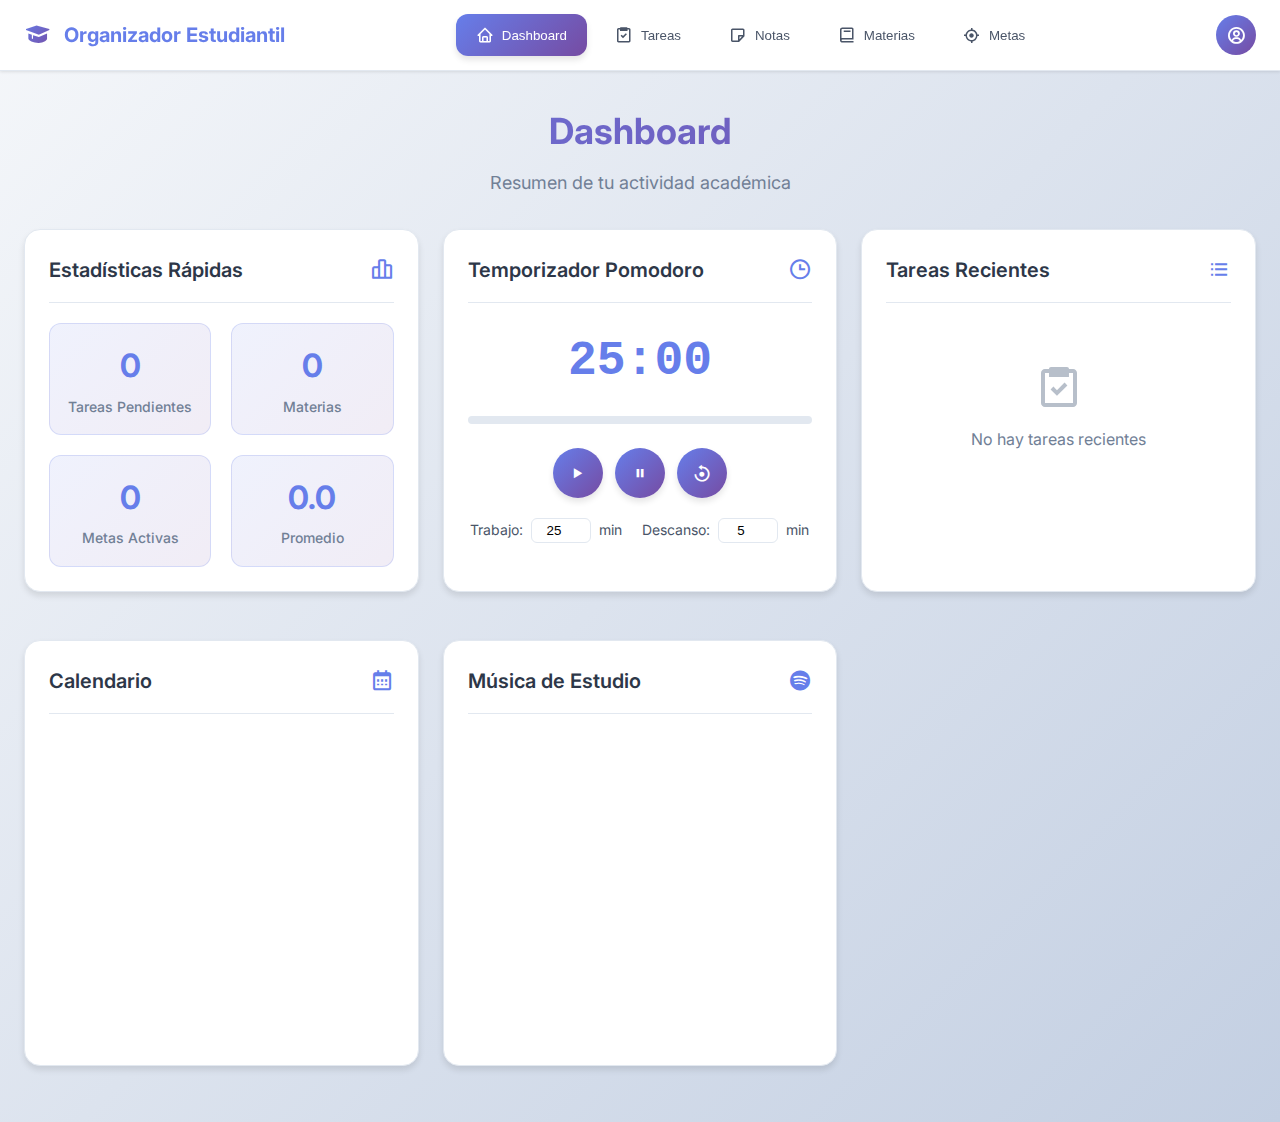
<file: index.html>
<!DOCTYPE html>
<html lang="es">
<head>
    <meta charset="UTF-8">
    <meta name="viewport" content="width=device-width, initial-scale=1.0">
    <title>Organizador Estudiantil</title>
    <link rel="stylesheet" href="styles.css">
    <link href='https://unpkg.com/boxicons@2.1.4/css/boxicons.min.css' rel='stylesheet'>
    <link href="https://fonts.googleapis.com/css2?family=Inter:wght@300;400;500;600;700&display=swap" rel="stylesheet">
</head>
<body>
    <!-- Navigation Header -->
    <header class="main-header">
        <div class="header-content">
            <div class="logo">
                <i class='bx bxs-graduation'></i>
                <span>Organizador Estudiantil</span>
            </div>
            <nav class="main-nav">
                <button class="nav-btn active" data-section="dashboard">
                    <i class='bx bx-home'></i>
                    <span>Dashboard</span>
                </button>
                <button class="nav-btn" data-section="tasks">
                    <i class='bx bx-task'></i>
                    <span>Tareas</span>
                </button>
                <button class="nav-btn" data-section="notes">
                    <i class='bx bx-note'></i>
                    <span>Notas</span>
                </button>
                <button class="nav-btn" data-section="subjects">
                    <i class='bx bx-book'></i>
                    <span>Materias</span>
                </button>
                <button class="nav-btn" data-section="goals">
                    <i class='bx bx-target-lock'></i>
                    <span>Metas</span>
                </button>
            </nav>
            <div class="user-menu">
                <button class="user-btn">
                    <i class='bx bx-user-circle'></i>
                </button>
            </div>
        </div>
    </header>

    <!-- Main Content -->
    <main class="main-content">
        <!-- Dashboard Section -->
        <section id="dashboard" class="content-section active">
            <div class="section-header">
                <h1>Dashboard</h1>
                <p>Resumen de tu actividad académica</p>
            </div>

            <div class="dashboard-grid">
                <!-- Quick Stats -->
                <div class="card stats-card">
                    <div class="card-header">
                        <h3>Estadísticas Rápidas</h3>
                        <i class='bx bx-bar-chart-alt-2'></i>
                    </div>
                    <div class="stats-grid">
                        <div class="stat-item">
                            <div class="stat-number" id="pendingTasks">0</div>
                            <div class="stat-label">Tareas Pendientes</div>
                        </div>
                        <div class="stat-item">
                            <div class="stat-number" id="totalSubjects">0</div>
                            <div class="stat-label">Materias</div>
                        </div>
                        <div class="stat-item">
                            <div class="stat-number" id="activeGoals">0</div>
                            <div class="stat-label">Metas Activas</div>
                        </div>
                        <div class="stat-item">
                            <div class="stat-number" id="averageGrade">0.0</div>
                            <div class="stat-label">Promedio</div>
                        </div>
                    </div>
                </div>

                <!-- Pomodoro Timer -->
                <div class="card pomodoro-card">
                    <div class="card-header">
                        <h3>Temporizador Pomodoro</h3>
                        <i class='bx bx-time'></i>
                    </div>
                    <div class="pomodoro-content">
                        <div class="timer-display" id="timerDisplay">25:00</div>
                        <div class="timer-progress">
                            <div class="progress-bar" id="progressBar"></div>
                        </div>
                        <div class="timer-controls">
                            <button class="timer-btn" id="startBtn" onclick="startPomodoro()">
                                <i class='bx bx-play'></i>
                            </button>
                            <button class="timer-btn" id="pauseBtn" onclick="pausePomodoro()">
                                <i class='bx bx-pause'></i>
                            </button>
                            <button class="timer-btn" onclick="resetPomodoro()">
                                <i class='bx bx-reset'></i>
                            </button>
                        </div>
                        <div class="timer-settings">
                            <label>
                                Trabajo: <input type="number" id="workTime" value="25" min="1" max="60"> min
                            </label>
                            <label>
                                Descanso: <input type="number" id="breakTime" value="5" min="1" max="30"> min
                            </label>
                        </div>
                    </div>
                </div>

                <!-- Recent Tasks -->
                <div class="card recent-tasks-card">
                    <div class="card-header">
                        <h3>Tareas Recientes</h3>
                        <i class='bx bx-list-ul'></i>
                    </div>
                    <div class="recent-tasks-list" id="recentTasksList">
                        <div class="empty-state">
                            <i class='bx bx-task'></i>
                            <p>No hay tareas recientes</p>
                        </div>
                    </div>
                </div>

                <!-- Calendar -->
                <div class="card calendar-card">
                    <div class="card-header">
                        <h3>Calendario</h3>
                        <i class='bx bx-calendar'></i>
                    </div>
                    <div class="calendar-content">
                        <iframe 
                            src="https://calendar.google.com/calendar/embed?src=es-419%23week%40group.v.calendar.google.com&ctz=America%2FMexico_City"
                            frameborder="0" 
                            scrolling="no">
                        </iframe>
                    </div>
                </div>

                <!-- Spotify Player -->
                <div class="card spotify-card">
                    <div class="card-header">
                        <h3>Música de Estudio</h3>
                        <i class='bx bxl-spotify'></i>
                    </div>
                    <div class="spotify-content">
                        <iframe 
                            src="https://open.spotify.com/embed/playlist/37i9dQZF1DXcBWIGoYBM5M"
                            frameborder="0" 
                            allow="encrypted-media">
                        </iframe>
                    </div>
                </div>
            </div>
        </section>

        <!-- Tasks Section -->
        <section id="tasks" class="content-section">
            <div class="section-header">
                <h1>Gestión de Tareas</h1>
                <p>Organiza y controla tus tareas académicas</p>
            </div>

            <div class="card">
                <div class="card-header">
                    <h3>Agregar Nueva Tarea</h3>
                    <i class='bx bx-plus'></i>
                </div>
                <div class="form-grid">
                    <div class="input-group">
                        <label>Nombre de la tarea</label>
                        <input type="text" id="taskName" placeholder="Ej: Estudiar para examen de matemáticas">
                    </div>
                    <div class="input-group">
                        <label>Subtareas</label>
                        <input type="text" id="subTasks" placeholder="Separadas por comas">
                    </div>
                    <div class="input-group">
                        <label>Horas estimadas</label>
                        <input type="number" id="taskHours" placeholder="0" min="0" step="0.5">
                    </div>
                    <div class="input-group">
                        <label>Recordatorio</label>
                        <input type="datetime-local" id="taskReminder">
                    </div>
                </div>
                <button class="btn btn-primary" onclick="addTask()">
                    <i class='bx bx-plus'></i>
                    Agregar Tarea
                </button>
            </div>

            <div class="tasks-grid" id="tasksList">
                <!-- Tasks will be dynamically added here -->
            </div>
        </section>

        <!-- Notes Section -->
        <section id="notes" class="content-section">
            <div class="section-header">
                <h1>Notas Rápidas</h1>
                <p>Guarda tus ideas y apuntes importantes</p>
            </div>

            <div class="card">
                <div class="card-header">
                    <h3>Agregar Nueva Nota</h3>
                    <i class='bx bx-note'></i>
                </div>
                <div class="form-grid">
                    <div class="input-group full-width">
                        <label>Contenido de la nota</label>
                        <textarea id="noteInput" placeholder="Escribe tu nota aquí..." rows="4"></textarea>
                    </div>
                    <div class="input-group">
                        <label>Materia</label>
                        <select id="notaMateria">
                            <option value="">Selecciona una materia</option>
                        </select>
                    </div>
                </div>
                <button class="btn btn-primary" onclick="agregarNota()">
                    <i class='bx bx-plus'></i>
                    Agregar Nota
                </button>
            </div>

            <div class="notes-grid" id="notesList">
                <!-- Notes will be dynamically added here -->
            </div>
        </section>

        <!-- Subjects Section -->
        <section id="subjects" class="content-section">
            <div class="section-header">
                <h1>Gestión de Materias</h1>
                <p>Administra tus materias y profesores</p>
            </div>

            <div class="card">
                <div class="card-header">
                    <h3>Agregar Nueva Materia</h3>
                    <i class='bx bx-book'></i>
                </div>
                <div class="form-grid">
                    <div class="input-group">
                        <label>Nombre de la materia</label>
                        <input type="text" id="className" placeholder="Ej: Matemáticas Avanzadas">
                    </div>
                    <div class="input-group">
                        <label>Nombre del profesor</label>
                        <input type="text" id="classTeacher" placeholder="Ej: Dr. Juan Pérez">
                    </div>
                </div>
                <div class="button-group">
                    <button class="btn btn-primary" onclick="createClass()">
                        <i class='bx bx-plus'></i>
                        Crear Materia
                    </button>
                    <button class="btn btn-secondary" onclick="limpiarClases()">
                        <i class='bx bx-trash'></i>
                        Limpiar Todo
                    </button>
                </div>
            </div>

            <div class="subjects-grid" id="clases-container">
                <!-- Subjects will be dynamically added here -->
            </div>
        </section>

        <!-- Goals Section -->
        <section id="goals" class="content-section">
            <div class="section-header">
                <h1>Metas Académicas</h1>
                <p>Define y alcanza tus objetivos</p>
            </div>

            <div class="card">
                <div class="card-header">
                    <h3>Agregar Nueva Meta</h3>
                    <i class='bx bx-target-lock'></i>
                </div>
                <div class="form-grid">
                    <div class="input-group">
                        <label>Título de la meta</label>
                        <input type="text" id="metaTitulo" placeholder="Ej: Obtener promedio de 9.0">
                    </div>
                    <div class="input-group">
                        <label>Fecha límite</label>
                        <input type="date" id="metaFechaLimite">
                    </div>
                    <div class="input-group full-width">
                        <label>Descripción</label>
                        <textarea id="metaDescripcion" placeholder="Describe tu meta..." rows="3"></textarea>
                    </div>
                    <div class="input-group">
                        <label>Categoría</label>
                        <select id="metaCategoria">
                            <option value="academica">Académica</option>
                            <option value="bienestar">Bienestar Personal</option>
                        </select>
                    </div>
                </div>
                <div class="button-group">
                    <button class="btn btn-primary" onclick="crearMeta()">
                        <i class='bx bx-plus'></i>
                        Crear Meta
                    </button>
                    <button class="btn btn-secondary" onclick="limpiarMetas()">
                        <i class='bx bx-trash'></i>
                        Limpiar Todo
                    </button>
                </div>
            </div>

            <div class="goals-grid" id="listaMetas">
                <!-- Goals will be dynamically added here -->
            </div>
        </section>
    </main>

    <!-- Notification Modal -->
    <div id="notificationModal" class="notification-modal">
        <div class="notification-content">
            <div class="notification-header">
                <i class='bx bx-bell'></i>
                <h4>Recordatorio</h4>
            </div>
            <p id="notificationMessage"></p>
            <button class="btn btn-primary" onclick="cerrarNotificacion()">Cerrar</button>
        </div>
    </div>

    <script src="script.js"></script>
</body>
</html>
</file>
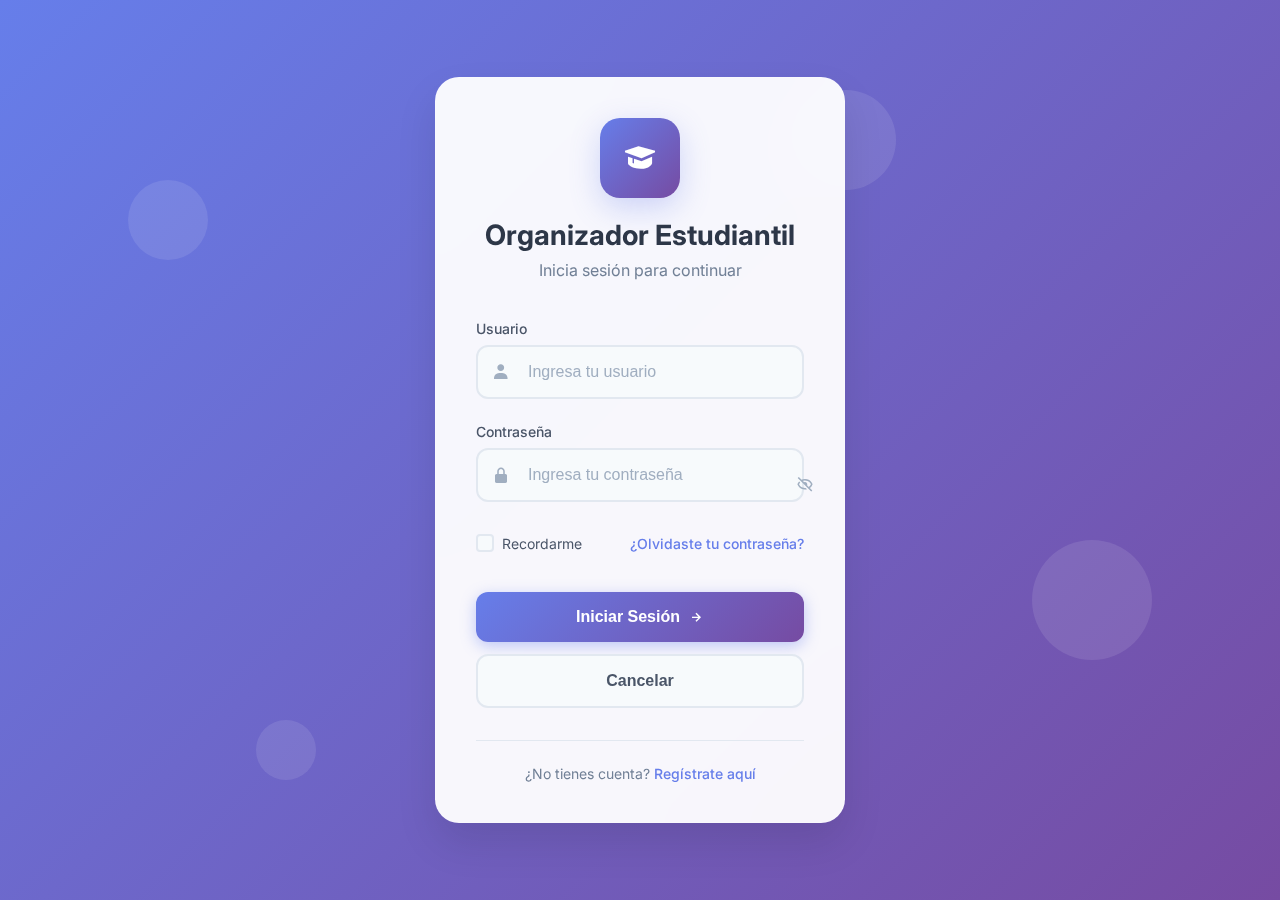
<file: login.html>
<!DOCTYPE html>
<html lang="es">
<head>
    <meta charset="UTF-8">
    <meta name="viewport" content="width=device-width, initial-scale=1.0">
    <title>Login - Organizador Estudiantil</title>
    <link rel="stylesheet" href="login.css">
    <link href='https://unpkg.com/boxicons@2.1.4/css/boxicons.min.css' rel='stylesheet'>
    <link href="https://fonts.googleapis.com/css2?family=Inter:wght@300;400;500;600;700&display=swap" rel="stylesheet">
</head>
<body>
    <div class="background-animation">
        <div class="floating-shapes">
            <div class="shape shape-1"></div>
            <div class="shape shape-2"></div>
            <div class="shape shape-3"></div>
            <div class="shape shape-4"></div>
        </div>
    </div>

    <div class="login-container">
        <div class="login-card">
            <div class="login-header">
                <div class="logo-container">
                    <i class='bx bxs-graduation'></i>
                </div>
                <h1>Organizador Estudiantil</h1>
                <p>Inicia sesión para continuar</p>
            </div>

            <form class="login-form" action="index.html" method="get">
                <div class="input-group">
                    <label for="username">Usuario</label>
                    <div class="input-wrapper">
                        <i class='bx bxs-user'></i>
                        <input type="text" id="username" name="uname" placeholder="Ingresa tu usuario" required>
                    </div>
                </div>

                <div class="input-group">
                    <label for="password">Contraseña</label>
                    <div class="input-wrapper">
                        <i class='bx bxs-lock-alt'></i>
                        <input type="password" id="password" name="psw" placeholder="Ingresa tu contraseña" required>
                        <button type="button" class="toggle-password" onclick="togglePassword()">
                            <i class='bx bx-hide' id="toggle-icon"></i>
                        </button>
                    </div>
                </div>

                <div class="form-options">
                    <label class="checkbox-container">
                        <input type="checkbox" name="remember">
                        <span class="checkmark"></span>
                        Recordarme
                    </label>
                    <a href="#" class="forgot-password">¿Olvidaste tu contraseña?</a>
                </div>

                <div class="button-group">
                    <button type="submit" class="btn btn-primary">
                        <span>Iniciar Sesión</span>
                        <i class='bx bx-right-arrow-alt'></i>
                    </button>
                    <button type="button" class="btn btn-secondary" onclick="window.history.back()">
                        <span>Cancelar</span>
                    </button>
                </div>
            </form>

            <div class="login-footer">
                <p>¿No tienes cuenta? <a href="#">Regístrate aquí</a></p>
            </div>
        </div>
    </div>

    <script>
        function togglePassword() {
            const passwordInput = document.getElementById('password');
            const toggleIcon = document.getElementById('toggle-icon');
            
            if (passwordInput.type === 'password') {
                passwordInput.type = 'text';
                toggleIcon.className = 'bx bx-show';
            } else {
                passwordInput.type = 'password';
                toggleIcon.className = 'bx bx-hide';
            }
        }

        // Add loading animation on form submit
        document.querySelector('.login-form').addEventListener('submit', function(e) {
            const submitBtn = document.querySelector('.btn-primary');
            submitBtn.innerHTML = '<i class="bx bx-loader-alt bx-spin"></i> Iniciando...';
            submitBtn.disabled = true;
        });

        // Add floating animation to shapes
        document.addEventListener('DOMContentLoaded', function() {
            const shapes = document.querySelectorAll('.shape');
            shapes.forEach((shape, index) => {
                shape.style.animationDelay = `${index * 0.5}s`;
            });
        });
    </script>
</body>
</html>
</file>
<file: styles.css>
* {
  margin: 0;
  padding: 0;
  box-sizing: border-box;
}

:root {
  --primary-color: #667eea;
  --primary-dark: #5a67d8;
  --secondary-color: #764ba2;
  --accent-color: #f093fb;
  --background-color: #f8fafc;
  --surface-color: #ffffff;
  --text-primary: #2d3748;
  --text-secondary: #4a5568;
  --text-muted: #718096;
  --border-color: #e2e8f0;
  --success-color: #48bb78;
  --warning-color: #ed8936;
  --error-color: #f56565;
  --shadow-sm: 0 1px 3px rgba(0, 0, 0, 0.1);
  --shadow-md: 0 4px 6px rgba(0, 0, 0, 0.1);
  --shadow-lg: 0 10px 15px rgba(0, 0, 0, 0.1);
  --shadow-xl: 0 20px 25px rgba(0, 0, 0, 0.1);
  --radius-sm: 6px;
  --radius-md: 12px;
  --radius-lg: 16px;
  --transition: all 0.3s cubic-bezier(0.4, 0, 0.2, 1);
}

body {
  font-family: "Inter", sans-serif;
  background: linear-gradient(135deg, #f5f7fa 0%, #c3cfe2 100%);
  color: var(--text-primary);
  line-height: 1.6;
  min-height: 100vh;
}

/* Header Styles */
.main-header {
  background: var(--surface-color);
  border-bottom: 1px solid var(--border-color);
  box-shadow: var(--shadow-sm);
  position: sticky;
  top: 0;
  z-index: 100;
}

.header-content {
  max-width: 1400px;
  margin: 0 auto;
  padding: 0 24px;
  display: flex;
  align-items: center;
  justify-content: space-between;
  height: 70px;
}

.logo {
  display: flex;
  align-items: center;
  gap: 12px;
  font-weight: 700;
  font-size: 20px;
  color: var(--primary-color);
}

.logo i {
  font-size: 28px;
  background: linear-gradient(135deg, var(--primary-color), var(--secondary-color));
  -webkit-background-clip: text;
  -webkit-text-fill-color: transparent;
  background-clip: text;
}

.main-nav {
  display: flex;
  gap: 8px;
}

.nav-btn {
  display: flex;
  align-items: center;
  gap: 8px;
  padding: 12px 20px;
  background: none;
  border: none;
  border-radius: var(--radius-md);
  color: var(--text-secondary);
  font-weight: 500;
  cursor: pointer;
  transition: var(--transition);
  position: relative;
}

.nav-btn:hover {
  background: rgba(102, 126, 234, 0.1);
  color: var(--primary-color);
}

.nav-btn.active {
  background: linear-gradient(135deg, var(--primary-color), var(--secondary-color));
  color: white;
  box-shadow: var(--shadow-md);
}

.nav-btn i {
  font-size: 18px;
}

.user-btn {
  width: 40px;
  height: 40px;
  border-radius: 50%;
  background: linear-gradient(135deg, var(--primary-color), var(--secondary-color));
  border: none;
  color: white;
  cursor: pointer;
  transition: var(--transition);
  display: flex;
  align-items: center;
  justify-content: center;
}

.user-btn:hover {
  transform: scale(1.05);
  box-shadow: var(--shadow-md);
}

.user-btn i {
  font-size: 20px;
}

/* Main Content */
.main-content {
  max-width: 1400px;
  margin: 0 auto;
  padding: 32px 24px;
}

.content-section {
  display: none;
  animation: fadeIn 0.5s ease-out;
}

.content-section.active {
  display: block;
}

@keyframes fadeIn {
  from {
    opacity: 0;
    transform: translateY(20px);
  }
  to {
    opacity: 1;
    transform: translateY(0);
  }
}

.section-header {
  margin-bottom: 32px;
  text-align: center;
}

.section-header h1 {
  font-size: 36px;
  font-weight: 700;
  background: linear-gradient(135deg, var(--primary-color), var(--secondary-color));
  -webkit-background-clip: text;
  -webkit-text-fill-color: transparent;
  background-clip: text;
  margin-bottom: 8px;
}

.section-header p {
  color: var(--text-muted);
  font-size: 18px;
}

/* Card Styles */
.card {
  background: var(--surface-color);
  border-radius: var(--radius-lg);
  padding: 24px;
  box-shadow: var(--shadow-md);
  border: 1px solid var(--border-color);
  transition: var(--transition);
  margin-bottom: 24px;
}

.card:hover {
  box-shadow: var(--shadow-lg);
  transform: translateY(-2px);
}

.card-header {
  display: flex;
  align-items: center;
  justify-content: space-between;
  margin-bottom: 20px;
  padding-bottom: 16px;
  border-bottom: 1px solid var(--border-color);
}

.card-header h3 {
  font-size: 20px;
  font-weight: 600;
  color: var(--text-primary);
}

.card-header i {
  font-size: 24px;
  color: var(--primary-color);
}

/* Dashboard Grid */
.dashboard-grid {
  display: grid;
  grid-template-columns: repeat(auto-fit, minmax(350px, 1fr));
  gap: 24px;
}

.stats-card {
  grid-column: span 1;
}

.stats-grid {
  display: grid;
  grid-template-columns: repeat(2, 1fr);
  gap: 20px;
}

.stat-item {
  text-align: center;
  padding: 16px;
  background: linear-gradient(135deg, rgba(102, 126, 234, 0.1), rgba(118, 75, 162, 0.1));
  border-radius: var(--radius-md);
  border: 1px solid rgba(102, 126, 234, 0.2);
}

.stat-number {
  font-size: 32px;
  font-weight: 700;
  color: var(--primary-color);
  margin-bottom: 4px;
}

.stat-label {
  font-size: 14px;
  color: var(--text-muted);
  font-weight: 500;
}

/* Pomodoro Timer */
.pomodoro-card {
  grid-column: span 1;
}

.pomodoro-content {
  text-align: center;
}

.timer-display {
  font-size: 48px;
  font-weight: 700;
  color: var(--primary-color);
  margin-bottom: 16px;
  font-family: "Courier New", monospace;
}

.timer-progress {
  width: 100%;
  height: 8px;
  background: var(--border-color);
  border-radius: 4px;
  margin-bottom: 24px;
  overflow: hidden;
}

.progress-bar {
  height: 100%;
  background: linear-gradient(135deg, var(--primary-color), var(--secondary-color));
  width: 0%;
  transition: width 1s linear;
  border-radius: 4px;
}

.timer-controls {
  display: flex;
  justify-content: center;
  gap: 12px;
  margin-bottom: 20px;
}

.timer-btn {
  width: 50px;
  height: 50px;
  border-radius: 50%;
  border: none;
  background: linear-gradient(135deg, var(--primary-color), var(--secondary-color));
  color: white;
  cursor: pointer;
  transition: var(--transition);
  display: flex;
  align-items: center;
  justify-content: center;
  box-shadow: var(--shadow-md);
}

.timer-btn:hover {
  transform: scale(1.1);
  box-shadow: var(--shadow-lg);
}

.timer-btn i {
  font-size: 20px;
}

.timer-settings {
  display: flex;
  justify-content: center;
  gap: 20px;
  font-size: 14px;
}

.timer-settings label {
  display: flex;
  align-items: center;
  gap: 8px;
  color: var(--text-secondary);
}

.timer-settings input {
  width: 60px;
  padding: 4px 8px;
  border: 1px solid var(--border-color);
  border-radius: var(--radius-sm);
  text-align: center;
}

/* Recent Tasks */
.recent-tasks-card {
  grid-column: span 1;
}

.recent-tasks-list {
  max-height: 300px;
  overflow-y: auto;
}

.empty-state {
  text-align: center;
  padding: 40px 20px;
  color: var(--text-muted);
}

.empty-state i {
  font-size: 48px;
  margin-bottom: 16px;
  opacity: 0.5;
}

/* Calendar and Spotify */
.calendar-card,
.spotify-card {
  grid-column: span 1;
}

.calendar-content iframe,
.spotify-content iframe {
  width: 100%;
  height: 300px;
  border-radius: var(--radius-md);
}

/* Form Styles */
.form-grid {
  display: grid;
  grid-template-columns: repeat(auto-fit, minmax(250px, 1fr));
  gap: 20px;
  margin-bottom: 24px;
}

.input-group {
  display: flex;
  flex-direction: column;
  gap: 8px;
}

.input-group.full-width {
  grid-column: 1 / -1;
}

.input-group label {
  font-weight: 500;
  color: var(--text-secondary);
  font-size: 14px;
}

.input-group input,
.input-group textarea,
.input-group select {
  padding: 12px 16px;
  border: 2px solid var(--border-color);
  border-radius: var(--radius-md);
  font-size: 16px;
  transition: var(--transition);
  background: var(--surface-color);
  color: var(--text-primary);
}

.input-group input:focus,
.input-group textarea:focus,
.input-group select:focus {
  outline: none;
  border-color: var(--primary-color);
  box-shadow: 0 0 0 3px rgba(102, 126, 234, 0.1);
}

.input-group textarea {
  resize: vertical;
  min-height: 100px;
}

/* Button Styles */
.btn {
  display: inline-flex;
  align-items: center;
  justify-content: center;
  gap: 8px;
  padding: 12px 24px;
  border: none;
  border-radius: var(--radius-md);
  font-size: 16px;
  font-weight: 600;
  cursor: pointer;
  transition: var(--transition);
  text-decoration: none;
  position: relative;
  overflow: hidden;
}

.btn::before {
  content: "";
  position: absolute;
  top: 0;
  left: -100%;
  width: 100%;
  height: 100%;
  background: linear-gradient(90deg, transparent, rgba(255, 255, 255, 0.2), transparent);
  transition: left 0.5s;
}

.btn:hover::before {
  left: 100%;
}

.btn-primary {
  background: linear-gradient(135deg, var(--primary-color), var(--secondary-color));
  color: white;
  box-shadow: var(--shadow-md);
}

.btn-primary:hover {
  transform: translateY(-2px);
  box-shadow: var(--shadow-lg);
}

.btn-secondary {
  background: var(--surface-color);
  color: var(--text-secondary);
  border: 2px solid var(--border-color);
}

.btn-secondary:hover {
  background: var(--background-color);
  border-color: var(--primary-color);
  color: var(--primary-color);
}

.btn-danger {
  background: var(--error-color);
  color: white;
}

.btn-danger:hover {
  background: #e53e3e;
  transform: translateY(-1px);
}

.button-group {
  display: flex;
  gap: 12px;
  flex-wrap: wrap;
}

/* Grid Layouts */
.tasks-grid,
.notes-grid,
.subjects-grid,
.goals-grid {
  display: grid;
  grid-template-columns: repeat(auto-fill, minmax(320px, 1fr));
  gap: 20px;
}

/* Task Item */
.task-item {
  background: var(--surface-color);
  border: 2px solid var(--border-color);
  border-radius: var(--radius-lg);
  padding: 20px;
  transition: var(--transition);
  position: relative;
}

.task-item:hover {
  border-color: var(--primary-color);
  box-shadow: var(--shadow-md);
  transform: translateY(-2px);
}

.task-item.completed {
  opacity: 0.7;
  background: rgba(72, 187, 120, 0.1);
  border-color: var(--success-color);
}

.task-item.completed .task-title {
  text-decoration: line-through;
  color: var(--text-muted);
}

.task-header {
  display: flex;
  justify-content: space-between;
  align-items: flex-start;
  margin-bottom: 12px;
}

.task-title {
  font-size: 18px;
  font-weight: 600;
  color: var(--text-primary);
  margin-bottom: 8px;
  flex: 1;
}

.task-actions {
  display: flex;
  gap: 8px;
}

.task-actions button {
  width: 32px;
  height: 32px;
  border: none;
  border-radius: 50%;
  cursor: pointer;
  transition: var(--transition);
  display: flex;
  align-items: center;
  justify-content: center;
}

.task-actions .complete-btn {
  background: rgba(72, 187, 120, 0.1);
  color: var(--success-color);
}

.task-actions .complete-btn:hover {
  background: var(--success-color);
  color: white;
}

.task-actions .delete-btn {
  background: rgba(245, 101, 101, 0.1);
  color: var(--error-color);
}

.task-actions .delete-btn:hover {
  background: var(--error-color);
  color: white;
}

.task-meta {
  display: flex;
  flex-direction: column;
  gap: 8px;
  font-size: 14px;
  color: var(--text-muted);
}

.task-meta div {
  display: flex;
  align-items: center;
  gap: 8px;
}

.task-meta i {
  width: 16px;
  text-align: center;
}

/* Note Item */
.note-item {
  background: var(--surface-color);
  border: 2px solid var(--border-color);
  border-radius: var(--radius-lg);
  padding: 20px;
  transition: var(--transition);
  position: relative;
}

.note-item:hover {
  border-color: var(--primary-color);
  box-shadow: var(--shadow-md);
  transform: translateY(-2px);
}

.note-header {
  display: flex;
  justify-content: space-between;
  align-items: center;
  margin-bottom: 12px;
}

.note-subject {
  background: linear-gradient(135deg, var(--primary-color), var(--secondary-color));
  color: white;
  padding: 4px 12px;
  border-radius: 20px;
  font-size: 12px;
  font-weight: 600;
}

.note-content {
  color: var(--text-primary);
  line-height: 1.6;
  margin-bottom: 12px;
}

/* Subject Item */
.subject-item {
  background: var(--surface-color);
  border: 2px solid var(--border-color);
  border-radius: var(--radius-lg);
  padding: 20px;
  transition: var(--transition);
  cursor: pointer;
  text-align: center;
}

.subject-item:hover {
  border-color: var(--primary-color);
  box-shadow: var(--shadow-md);
  transform: translateY(-2px);
  background: linear-gradient(135deg, rgba(102, 126, 234, 0.05), rgba(118, 75, 162, 0.05));
}

.subject-name {
  font-size: 20px;
  font-weight: 600;
  color: var(--text-primary);
  margin-bottom: 8px;
}

.subject-teacher {
  color: var(--text-muted);
  font-size: 14px;
}

/* Goal Item */
.goal-item {
  background: var(--surface-color);
  border: 2px solid var(--border-color);
  border-radius: var(--radius-lg);
  padding: 20px;
  transition: var(--transition);
  position: relative;
}

.goal-item:hover {
  border-color: var(--primary-color);
  box-shadow: var(--shadow-md);
  transform: translateY(-2px);
}

.goal-item.completed {
  opacity: 0.7;
  background: rgba(72, 187, 120, 0.1);
  border-color: var(--success-color);
}

.goal-header {
  display: flex;
  justify-content: space-between;
  align-items: flex-start;
  margin-bottom: 12px;
}

.goal-title {
  font-size: 18px;
  font-weight: 600;
  color: var(--text-primary);
  flex: 1;
}

.goal-category {
  background: var(--primary-color);
  color: white;
  padding: 4px 8px;
  border-radius: 12px;
  font-size: 12px;
  font-weight: 600;
}

.goal-category.personal {
  background: var(--secondary-color);
}

.goal-description {
  color: var(--text-secondary);
  margin-bottom: 12px;
  line-height: 1.5;
}

.goal-deadline {
  font-size: 14px;
  color: var(--text-muted);
  margin-bottom: 16px;
}

.goal-actions {
  display: flex;
  gap: 8px;
}

/* Notification Modal */
.notification-modal {
  display: none;
  position: fixed;
  bottom: 24px;
  right: 24px;
  z-index: 1000;
  animation: slideInUp 0.3s ease-out;
}

.notification-modal.show {
  display: block;
}

@keyframes slideInUp {
  from {
    transform: translateY(100%);
    opacity: 0;
  }
  to {
    transform: translateY(0);
    opacity: 1;
  }
}

.notification-content {
  background: var(--surface-color);
  border: 2px solid var(--primary-color);
  border-radius: var(--radius-lg);
  padding: 20px;
  box-shadow: var(--shadow-xl);
  max-width: 350px;
  min-width: 300px;
}

.notification-header {
  display: flex;
  align-items: center;
  gap: 12px;
  margin-bottom: 12px;
  color: var(--primary-color);
}

.notification-header i {
  font-size: 24px;
}

.notification-header h4 {
  font-size: 18px;
  font-weight: 600;
}

/* Responsive Design */
@media (max-width: 768px) {
  .header-content {
    padding: 0 16px;
    flex-wrap: wrap;
    height: auto;
    padding-top: 16px;
    padding-bottom: 16px;
  }

  .main-nav {
    order: 3;
    width: 100%;
    justify-content: center;
    margin-top: 16px;
    flex-wrap: wrap;
  }

  .nav-btn span {
    display: none;
  }

  .nav-btn {
    padding: 12px;
    min-width: 44px;
    justify-content: center;
  }

  .main-content {
    padding: 20px 16px;
  }

  .section-header h1 {
    font-size: 28px;
  }

  .dashboard-grid,
  .tasks-grid,
  .notes-grid,
  .subjects-grid,
  .goals-grid {
    grid-template-columns: 1fr;
  }

  .form-grid {
    grid-template-columns: 1fr;
  }

  .timer-display {
    font-size: 36px;
  }

  .button-group {
    flex-direction: column;
  }

  .notification-modal {
    bottom: 16px;
    right: 16px;
    left: 16px;
  }

  .notification-content {
    max-width: none;
    min-width: auto;
  }
}

@media (max-width: 480px) {
  .card {
    padding: 16px;
  }

  .stats-grid {
    grid-template-columns: 1fr;
  }

  .timer-settings {
    flex-direction: column;
    gap: 12px;
  }
}

/* Custom Scrollbar */
::-webkit-scrollbar {
  width: 8px;
}

::-webkit-scrollbar-track {
  background: var(--background-color);
  border-radius: 4px;
}

::-webkit-scrollbar-thumb {
  background: var(--primary-color);
  border-radius: 4px;
}

::-webkit-scrollbar-thumb:hover {
  background: var(--primary-dark);
}

/* Loading States */
.loading {
  opacity: 0.6;
  pointer-events: none;
}

.loading::after {
  content: "";
  position: absolute;
  top: 50%;
  left: 50%;
  width: 20px;
  height: 20px;
  margin: -10px 0 0 -10px;
  border: 2px solid var(--primary-color);
  border-top: 2px solid transparent;
  border-radius: 50%;
  animation: spin 1s linear infinite;
}

@keyframes spin {
  0% {
    transform: rotate(0deg);
  }
  100% {
    transform: rotate(360deg);
  }
}

/* Success/Error States */
.success {
  border-color: var(--success-color) !important;
  background: rgba(72, 187, 120, 0.1);
}

.error {
  border-color: var(--error-color) !important;
  background: rgba(245, 101, 101, 0.1);
}

/* Animations */
.fade-in {
  animation: fadeIn 0.5s ease-out;
}

.slide-up {
  animation: slideUp 0.3s ease-out;
}

@keyframes slideUp {
  from {
    transform: translateY(20px);
    opacity: 0;
  }
  to {
    transform: translateY(0);
    opacity: 1;
  }
}

/* Focus States */
.btn:focus,
input:focus,
textarea:focus,
select:focus {
  outline: 2px solid var(--primary-color);
  outline-offset: 2px;
}

/* Print Styles */
@media print {
  .main-header,
  .timer-controls,
  .task-actions,
  .button-group {
    display: none;
  }

  .card {
    box-shadow: none;
    border: 1px solid #ccc;
  }
}
</file>
<file: login.css>
* {
  margin: 0;
  padding: 0;
  box-sizing: border-box;
}

body {
  font-family: "Inter", sans-serif;
  min-height: 100vh;
  background: linear-gradient(135deg, #667eea 0%, #764ba2 100%);
  display: flex;
  align-items: center;
  justify-content: center;
  position: relative;
  overflow: hidden;
}

.background-animation {
  position: absolute;
  top: 0;
  left: 0;
  width: 100%;
  height: 100%;
  z-index: 0;
}

.floating-shapes {
  position: relative;
  width: 100%;
  height: 100%;
}

.shape {
  position: absolute;
  background: rgba(255, 255, 255, 0.1);
  border-radius: 50%;
  animation: float 6s ease-in-out infinite;
}

.shape-1 {
  width: 80px;
  height: 80px;
  top: 20%;
  left: 10%;
  animation-delay: 0s;
}

.shape-2 {
  width: 120px;
  height: 120px;
  top: 60%;
  right: 10%;
  animation-delay: 2s;
}

.shape-3 {
  width: 60px;
  height: 60px;
  top: 80%;
  left: 20%;
  animation-delay: 4s;
}

.shape-4 {
  width: 100px;
  height: 100px;
  top: 10%;
  right: 30%;
  animation-delay: 1s;
}

@keyframes float {
  0%,
  100% {
    transform: translateY(0px) rotate(0deg);
    opacity: 0.7;
  }
  50% {
    transform: translateY(-20px) rotate(180deg);
    opacity: 1;
  }
}

.login-container {
  position: relative;
  z-index: 1;
  width: 100%;
  max-width: 450px;
  padding: 20px;
}

.login-card {
  background: rgba(255, 255, 255, 0.95);
  backdrop-filter: blur(20px);
  border-radius: 24px;
  padding: 40px;
  box-shadow: 0 20px 40px rgba(0, 0, 0, 0.1);
  border: 1px solid rgba(255, 255, 255, 0.2);
  animation: slideUp 0.6s ease-out;
}

@keyframes slideUp {
  from {
    opacity: 0;
    transform: translateY(30px);
  }
  to {
    opacity: 1;
    transform: translateY(0);
  }
}

.login-header {
  text-align: center;
  margin-bottom: 40px;
}

.logo-container {
  width: 80px;
  height: 80px;
  background: linear-gradient(135deg, #667eea, #764ba2);
  border-radius: 20px;
  display: flex;
  align-items: center;
  justify-content: center;
  margin: 0 auto 20px;
  box-shadow: 0 10px 30px rgba(102, 126, 234, 0.3);
}

.logo-container i {
  font-size: 36px;
  color: white;
}

.login-header h1 {
  font-size: 28px;
  font-weight: 700;
  color: #2d3748;
  margin-bottom: 8px;
}

.login-header p {
  color: #718096;
  font-size: 16px;
  font-weight: 400;
}

.login-form {
  display: flex;
  flex-direction: column;
  gap: 24px;
}

.input-group {
  display: flex;
  flex-direction: column;
  gap: 8px;
}

.input-group label {
  font-weight: 500;
  color: #4a5568;
  font-size: 14px;
}

.input-wrapper {
  position: relative;
  display: flex;
  align-items: center;
}

.input-wrapper i {
  position: absolute;
  left: 16px;
  color: #a0aec0;
  font-size: 18px;
  z-index: 2;
}

.input-wrapper input {
  width: 100%;
  padding: 16px 16px 16px 50px;
  border: 2px solid #e2e8f0;
  border-radius: 12px;
  font-size: 16px;
  background: #f7fafc;
  transition: all 0.3s ease;
  color: #2d3748;
}

.input-wrapper input:focus {
  outline: none;
  border-color: #667eea;
  background: white;
  box-shadow: 0 0 0 3px rgba(102, 126, 234, 0.1);
}

.input-wrapper input::placeholder {
  color: #a0aec0;
}

.toggle-password {
  position: absolute;
  right: 16px;
  background: none;
  border: none;
  color: #a0aec0;
  cursor: pointer;
  font-size: 18px;
  padding: 4px;
  border-radius: 4px;
  transition: color 0.3s ease;
}

.toggle-password:hover {
  color: #667eea;
}

.form-options {
  display: flex;
  justify-content: space-between;
  align-items: center;
  margin: 8px 0;
}

.checkbox-container {
  display: flex;
  align-items: center;
  cursor: pointer;
  font-size: 14px;
  color: #4a5568;
  position: relative;
}

.checkbox-container input {
  position: absolute;
  opacity: 0;
  cursor: pointer;
}

.checkmark {
  width: 18px;
  height: 18px;
  background: #f7fafc;
  border: 2px solid #e2e8f0;
  border-radius: 4px;
  margin-right: 8px;
  display: flex;
  align-items: center;
  justify-content: center;
  transition: all 0.3s ease;
}

.checkbox-container input:checked ~ .checkmark {
  background: #667eea;
  border-color: #667eea;
}

.checkbox-container input:checked ~ .checkmark::after {
  content: "✓";
  color: white;
  font-size: 12px;
  font-weight: bold;
}

.forgot-password {
  color: #667eea;
  text-decoration: none;
  font-size: 14px;
  font-weight: 500;
  transition: color 0.3s ease;
}

.forgot-password:hover {
  color: #5a67d8;
  text-decoration: underline;
}

.button-group {
  display: flex;
  flex-direction: column;
  gap: 12px;
  margin-top: 8px;
}

.btn {
  padding: 16px 24px;
  border-radius: 12px;
  font-size: 16px;
  font-weight: 600;
  cursor: pointer;
  transition: all 0.3s ease;
  display: flex;
  align-items: center;
  justify-content: center;
  gap: 8px;
  border: none;
  position: relative;
  overflow: hidden;
}

.btn::before {
  content: "";
  position: absolute;
  top: 0;
  left: -100%;
  width: 100%;
  height: 100%;
  background: linear-gradient(90deg, transparent, rgba(255, 255, 255, 0.2), transparent);
  transition: left 0.5s;
}

.btn:hover::before {
  left: 100%;
}

.btn-primary {
  background: linear-gradient(135deg, #667eea, #764ba2);
  color: white;
  box-shadow: 0 4px 15px rgba(102, 126, 234, 0.4);
}

.btn-primary:hover {
  transform: translateY(-2px);
  box-shadow: 0 8px 25px rgba(102, 126, 234, 0.6);
}

.btn-primary:active {
  transform: translateY(0);
}

.btn-secondary {
  background: #f7fafc;
  color: #4a5568;
  border: 2px solid #e2e8f0;
}

.btn-secondary:hover {
  background: #edf2f7;
  border-color: #cbd5e0;
  transform: translateY(-1px);
}

.login-footer {
  text-align: center;
  margin-top: 32px;
  padding-top: 24px;
  border-top: 1px solid #e2e8f0;
}

.login-footer p {
  color: #718096;
  font-size: 14px;
}

.login-footer a {
  color: #667eea;
  text-decoration: none;
  font-weight: 500;
  transition: color 0.3s ease;
}

.login-footer a:hover {
  color: #5a67d8;
  text-decoration: underline;
}

/* Responsive Design */
@media (max-width: 480px) {
  .login-container {
    padding: 16px;
  }

  .login-card {
    padding: 24px;
    border-radius: 16px;
  }

  .login-header h1 {
    font-size: 24px;
  }

  .logo-container {
    width: 60px;
    height: 60px;
  }

  .logo-container i {
    font-size: 28px;
  }
}

/* Loading animation */
.bx-spin {
  animation: spin 1s linear infinite;
}

@keyframes spin {
  from {
    transform: rotate(0deg);
  }
  to {
    transform: rotate(360deg);
  }
}
</file>
